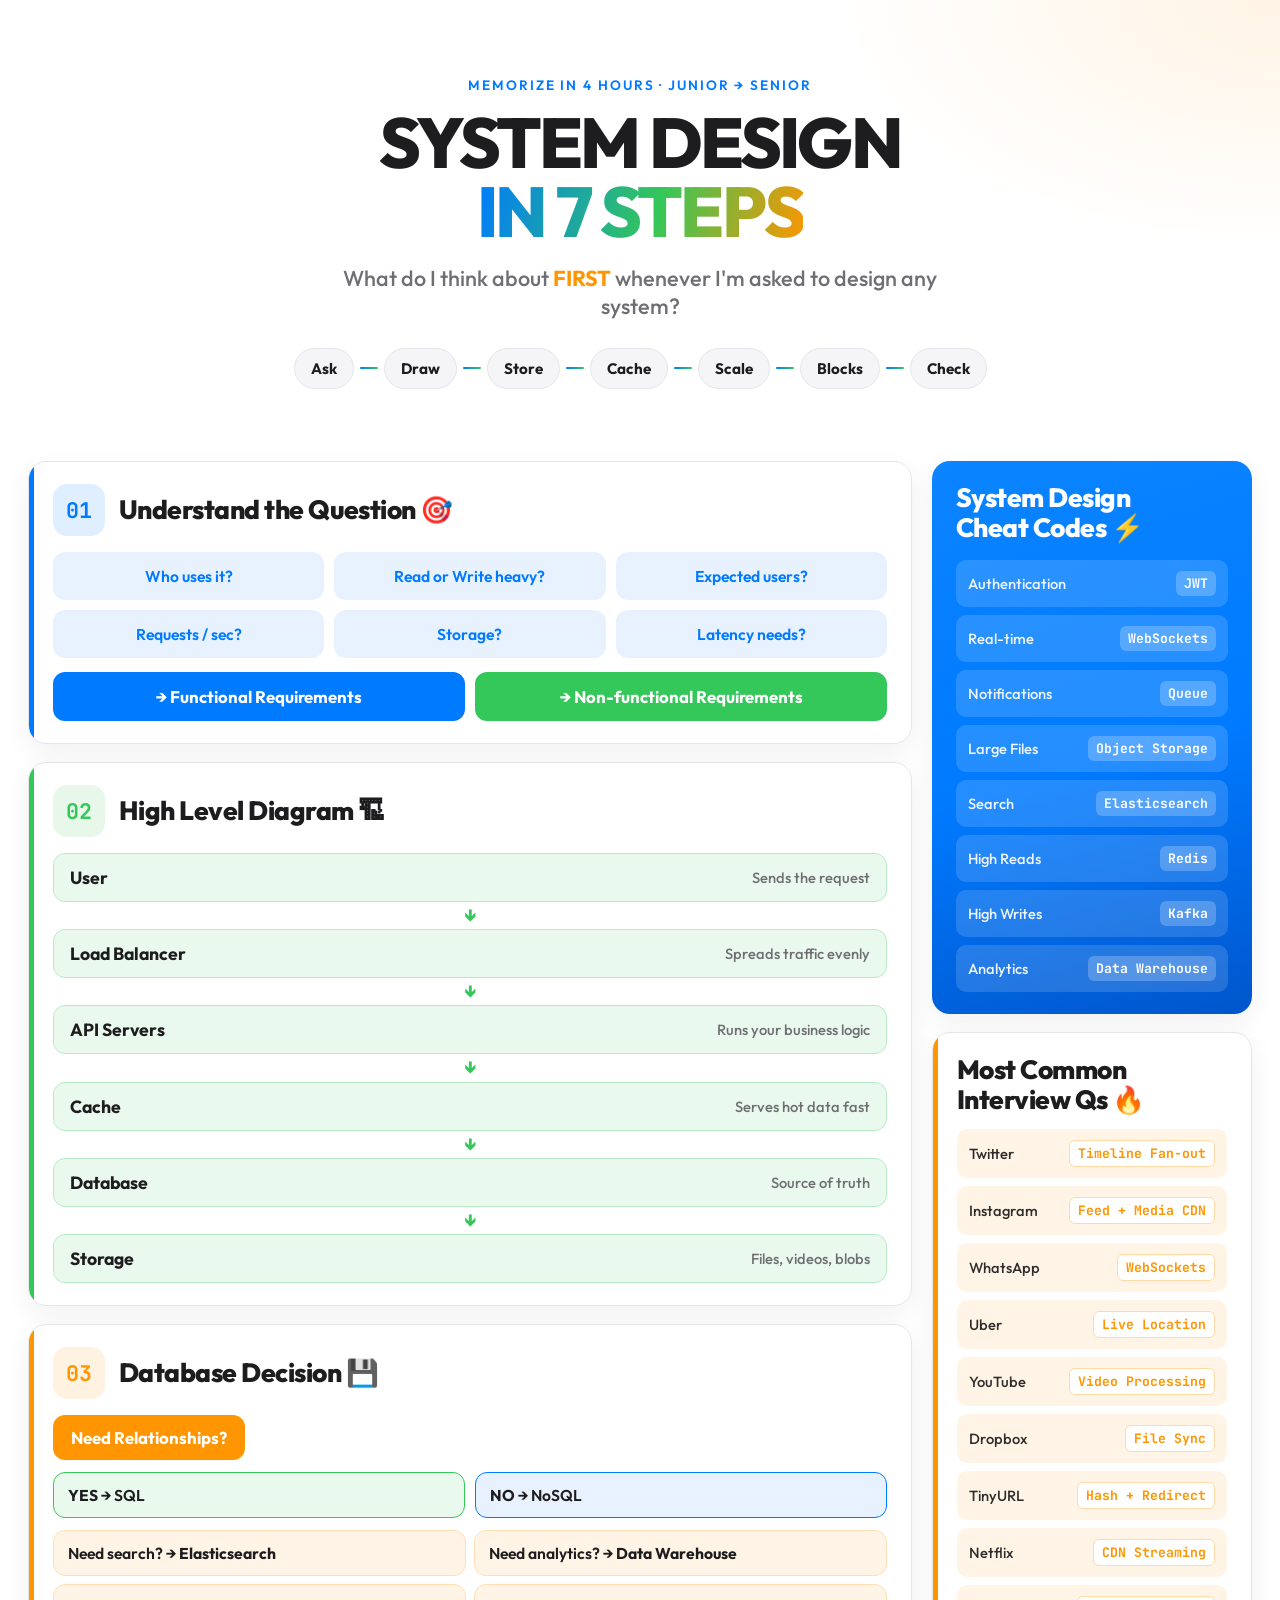
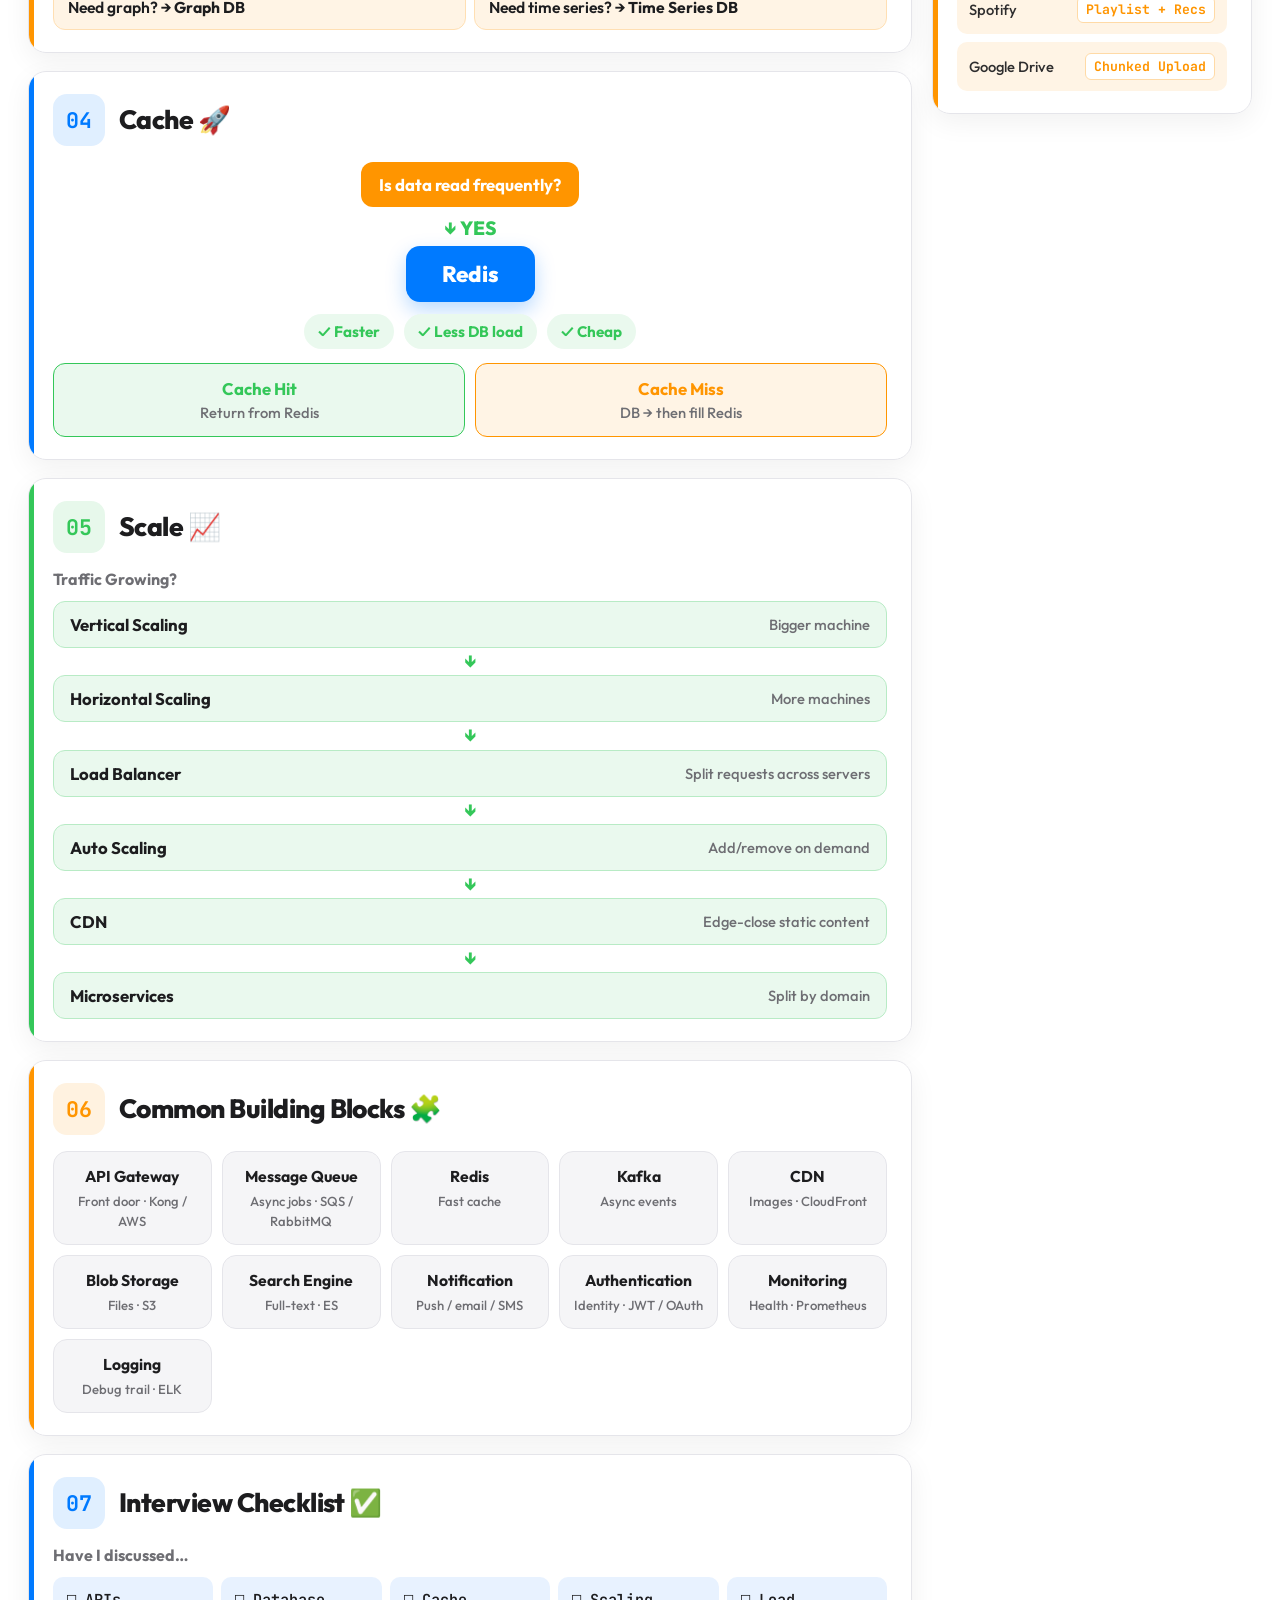
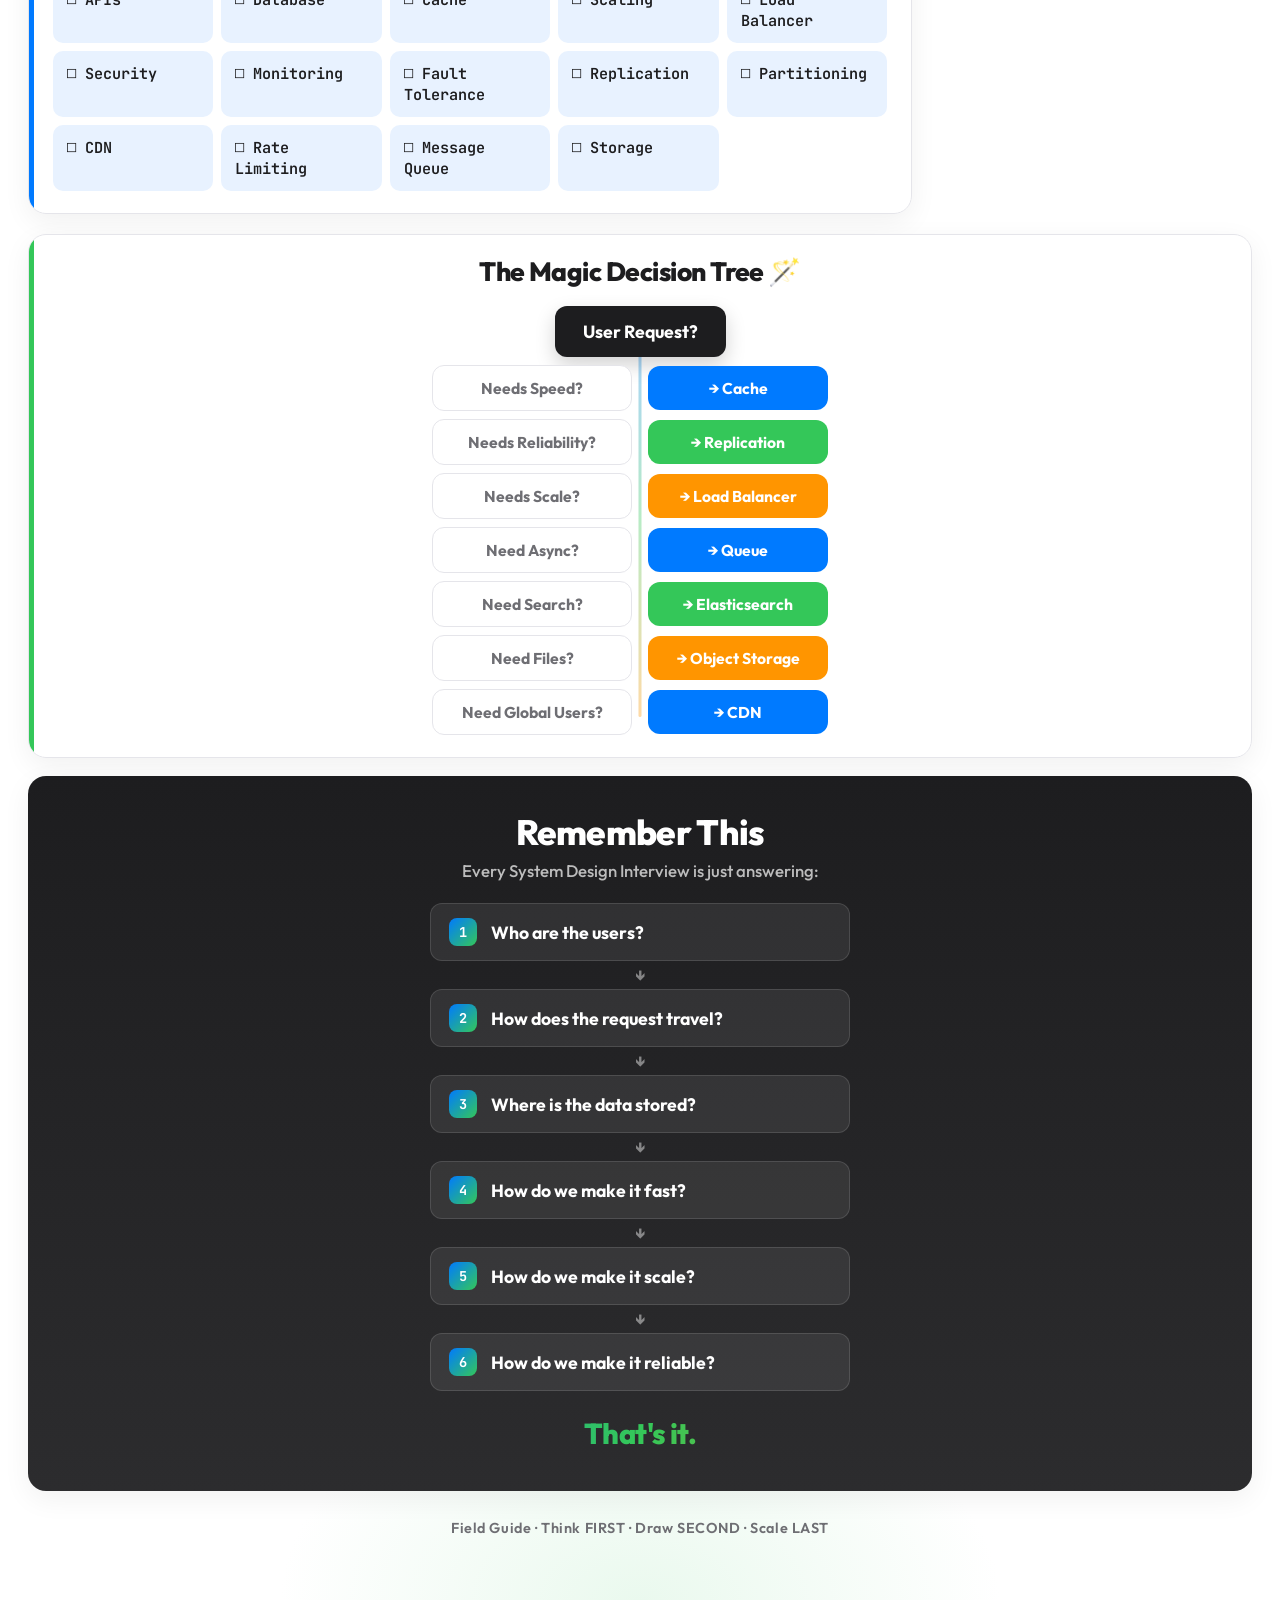
<file: system-design-infographic/index.html>
<!DOCTYPE html>
<html lang="en">
<head>
  <meta charset="UTF-8" />
  <meta name="viewport" content="width=device-width, initial-scale=1" />
  <title>System Design in 7 Steps — Field Guide</title>
  <link rel="preconnect" href="https://fonts.googleapis.com" />
  <link rel="preconnect" href="https://fonts.gstatic.com" crossorigin />
  <link href="https://fonts.googleapis.com/css2?family=Outfit:wght@400;500;600;700;800&family=JetBrains+Mono:wght@500;700&display=swap" rel="stylesheet" />
  <link rel="stylesheet" href="styles.css" />
</head>
<body>
  <div class="poster" role="main">

    <!-- TITLE -->
    <header class="hero">
      <p class="eyebrow">Memorize in 4 hours · Junior → Senior</p>
      <h1>SYSTEM DESIGN<br /><span>IN 7 STEPS</span></h1>
      <p class="tagline">What do I think about <em>FIRST</em> whenever I'm asked to design any system?</p>
      <div class="hero-flow">
        <span>Ask</span><i></i><span>Draw</span><i></i><span>Store</span><i></i><span>Cache</span><i></i><span>Scale</span><i></i><span>Blocks</span><i></i><span>Check</span>
      </div>
    </header>

    <div class="grid">
      <!-- LEFT COLUMN: STEPS 1-7 -->
      <div class="main-col">

        <!-- STEP 1 -->
        <section class="card step s1" style="--c:#007AFF">
          <div class="step-head">
            <span class="num">01</span>
            <h2>Understand the Question <span class="ico">🎯</span></h2>
          </div>
          <div class="ask-grid">
            <div class="ask">Who uses it?</div>
            <div class="ask">Read or Write heavy?</div>
            <div class="ask">Expected users?</div>
            <div class="ask">Requests / sec?</div>
            <div class="ask">Storage?</div>
            <div class="ask">Latency needs?</div>
          </div>
          <div class="outputs">
            <div class="out blue">→ Functional Requirements</div>
            <div class="out green">→ Non-functional Requirements</div>
          </div>
        </section>

        <!-- STEP 2 -->
        <section class="card step s2" style="--c:#34C759">
          <div class="step-head">
            <span class="num">02</span>
            <h2>High Level Diagram <span class="ico">🏗</span></h2>
          </div>
          <div class="pipeline">
            <div class="pipe"><strong>User</strong><small>Sends the request</small></div>
            <div class="arr">↓</div>
            <div class="pipe"><strong>Load Balancer</strong><small>Spreads traffic evenly</small></div>
            <div class="arr">↓</div>
            <div class="pipe"><strong>API Servers</strong><small>Runs your business logic</small></div>
            <div class="arr">↓</div>
            <div class="pipe"><strong>Cache</strong><small>Serves hot data fast</small></div>
            <div class="arr">↓</div>
            <div class="pipe"><strong>Database</strong><small>Source of truth</small></div>
            <div class="arr">↓</div>
            <div class="pipe"><strong>Storage</strong><small>Files, videos, blobs</small></div>
          </div>
        </section>

        <!-- STEP 3 -->
        <section class="card step s3" style="--c:#FF9500">
          <div class="step-head">
            <span class="num">03</span>
            <h2>Database Decision <span class="ico">💾</span></h2>
          </div>
          <div class="tree">
            <div class="tree-q">Need Relationships?</div>
            <div class="tree-branch">
              <div class="leaf yes"><b>YES</b> → SQL</div>
              <div class="leaf no"><b>NO</b> → NoSQL</div>
            </div>
            <div class="tree-more">
              <div class="leaf">Need search? → <b>Elasticsearch</b></div>
              <div class="leaf">Need analytics? → <b>Data Warehouse</b></div>
              <div class="leaf">Need graph? → <b>Graph DB</b></div>
              <div class="leaf">Need time series? → <b>Time Series DB</b></div>
            </div>
          </div>
        </section>

        <!-- STEP 4 -->
        <section class="card step s4" style="--c:#007AFF">
          <div class="step-head">
            <span class="num">04</span>
            <h2>Cache <span class="ico">🚀</span></h2>
          </div>
          <div class="cache-flow">
            <div class="tree-q">Is data read frequently?</div>
            <div class="arr">↓ YES</div>
            <div class="redis-box">Redis</div>
            <div class="benefits">
              <span>✓ Faster</span>
              <span>✓ Less DB load</span>
              <span>✓ Cheap</span>
            </div>
            <div class="hitmiss">
              <div class="hm hit">
                <b>Cache Hit</b>
                <span>Return from Redis</span>
              </div>
              <div class="hm miss">
                <b>Cache Miss</b>
                <span>DB → then fill Redis</span>
              </div>
            </div>
          </div>
        </section>

        <!-- STEP 5 -->
        <section class="card step s5" style="--c:#34C759">
          <div class="step-head">
            <span class="num">05</span>
            <h2>Scale <span class="ico">📈</span></h2>
          </div>
          <p class="mini-q">Traffic Growing?</p>
          <div class="scale-chain">
            <div class="sc"><strong>Vertical Scaling</strong><small>Bigger machine</small></div>
            <div class="arr">↓</div>
            <div class="sc"><strong>Horizontal Scaling</strong><small>More machines</small></div>
            <div class="arr">↓</div>
            <div class="sc"><strong>Load Balancer</strong><small>Split requests across servers</small></div>
            <div class="arr">↓</div>
            <div class="sc"><strong>Auto Scaling</strong><small>Add/remove on demand</small></div>
            <div class="arr">↓</div>
            <div class="sc"><strong>CDN</strong><small>Edge-close static content</small></div>
            <div class="arr">↓</div>
            <div class="sc"><strong>Microservices</strong><small>Split by domain</small></div>
          </div>
        </section>

        <!-- STEP 6 -->
        <section class="card step s6" style="--c:#FF9500">
          <div class="step-head">
            <span class="num">06</span>
            <h2>Common Building Blocks <span class="ico">🧩</span></h2>
          </div>
          <div class="blocks">
            <div class="blk"><b>API Gateway</b><span>Front door · Kong / AWS</span></div>
            <div class="blk"><b>Message Queue</b><span>Async jobs · SQS / RabbitMQ</span></div>
            <div class="blk"><b>Redis</b><span>Fast cache</span></div>
            <div class="blk"><b>Kafka</b><span>Async events</span></div>
            <div class="blk"><b>CDN</b><span>Images · CloudFront</span></div>
            <div class="blk"><b>Blob Storage</b><span>Files · S3</span></div>
            <div class="blk"><b>Search Engine</b><span>Full-text · ES</span></div>
            <div class="blk"><b>Notification</b><span>Push / email / SMS</span></div>
            <div class="blk"><b>Authentication</b><span>Identity · JWT / OAuth</span></div>
            <div class="blk"><b>Monitoring</b><span>Health · Prometheus</span></div>
            <div class="blk"><b>Logging</b><span>Debug trail · ELK</span></div>
          </div>
        </section>

        <!-- STEP 7 -->
        <section class="card step s7" style="--c:#007AFF">
          <div class="step-head">
            <span class="num">07</span>
            <h2>Interview Checklist <span class="ico">✅</span></h2>
          </div>
          <p class="mini-q">Have I discussed…</p>
          <div class="checks">
            <label>□ APIs</label>
            <label>□ Database</label>
            <label>□ Cache</label>
            <label>□ Scaling</label>
            <label>□ Load Balancer</label>
            <label>□ Security</label>
            <label>□ Monitoring</label>
            <label>□ Fault Tolerance</label>
            <label>□ Replication</label>
            <label>□ Partitioning</label>
            <label>□ CDN</label>
            <label>□ Rate Limiting</label>
            <label>□ Message Queue</label>
            <label>□ Storage</label>
          </div>
        </section>

      </div>

      <!-- RIGHT COLUMN -->
      <aside class="side-col">

        <section class="card cheat">
          <h2>System Design<br />Cheat Codes <span class="ico">⚡</span></h2>
          <ul class="cheat-list">
            <li><span>Authentication</span><b>JWT</b></li>
            <li><span>Real-time</span><b>WebSockets</b></li>
            <li><span>Notifications</span><b>Queue</b></li>
            <li><span>Large Files</span><b>Object Storage</b></li>
            <li><span>Search</span><b>Elasticsearch</b></li>
            <li><span>High Reads</span><b>Redis</b></li>
            <li><span>High Writes</span><b>Kafka</b></li>
            <li><span>Analytics</span><b>Data Warehouse</b></li>
          </ul>
        </section>

        <section class="card questions">
          <h2>Most Common<br />Interview Qs <span class="ico">🔥</span></h2>
          <ul class="q-list">
            <li><span>Twitter</span><b>Timeline Fan-out</b></li>
            <li><span>Instagram</span><b>Feed + Media CDN</b></li>
            <li><span>WhatsApp</span><b>WebSockets</b></li>
            <li><span>Uber</span><b>Live Location</b></li>
            <li><span>YouTube</span><b>Video Processing</b></li>
            <li><span>Dropbox</span><b>File Sync</b></li>
            <li><span>TinyURL</span><b>Hash + Redirect</b></li>
            <li><span>Netflix</span><b>CDN Streaming</b></li>
            <li><span>Spotify</span><b>Playlist + Recs</b></li>
            <li><span>Google Drive</span><b>Chunked Upload</b></li>
          </ul>
        </section>

      </aside>
    </div>

    <!-- MAGIC DECISION TREE -->
    <section class="card magic">
      <h2>The Magic Decision Tree <span class="ico">🪄</span></h2>
      <div class="magic-rail">
        <div class="magic-pair"><div class="mf start">User Request?</div></div>
        <div class="magic-pair"><div class="mf q">Needs Speed?</div><div class="mf a blue">→ Cache</div></div>
        <div class="magic-pair"><div class="mf q">Needs Reliability?</div><div class="mf a green">→ Replication</div></div>
        <div class="magic-pair"><div class="mf q">Needs Scale?</div><div class="mf a orange">→ Load Balancer</div></div>
        <div class="magic-pair"><div class="mf q">Need Async?</div><div class="mf a blue">→ Queue</div></div>
        <div class="magic-pair"><div class="mf q">Need Search?</div><div class="mf a green">→ Elasticsearch</div></div>
        <div class="magic-pair"><div class="mf q">Need Files?</div><div class="mf a orange">→ Object Storage</div></div>
        <div class="magic-pair"><div class="mf q">Need Global Users?</div><div class="mf a blue">→ CDN</div></div>
      </div>
    </section>

    <!-- REMEMBER THIS -->
    <section class="card remember">
      <h2>Remember This</h2>
      <p class="remember-lead">Every System Design Interview is just answering:</p>
      <div class="remember-flow">
        <div class="rf"><span>1</span>Who are the users?</div>
        <div class="rfa">↓</div>
        <div class="rf"><span>2</span>How does the request travel?</div>
        <div class="rfa">↓</div>
        <div class="rf"><span>3</span>Where is the data stored?</div>
        <div class="rfa">↓</div>
        <div class="rf"><span>4</span>How do we make it fast?</div>
        <div class="rfa">↓</div>
        <div class="rf"><span>5</span>How do we make it scale?</div>
        <div class="rfa">↓</div>
        <div class="rf"><span>6</span>How do we make it reliable?</div>
      </div>
      <p class="thats-it">That's it.</p>
    </section>

    <footer class="foot">
      Field Guide · Think FIRST · Draw SECOND · Scale LAST
    </footer>
  </div>
</body>
</html>
</file>
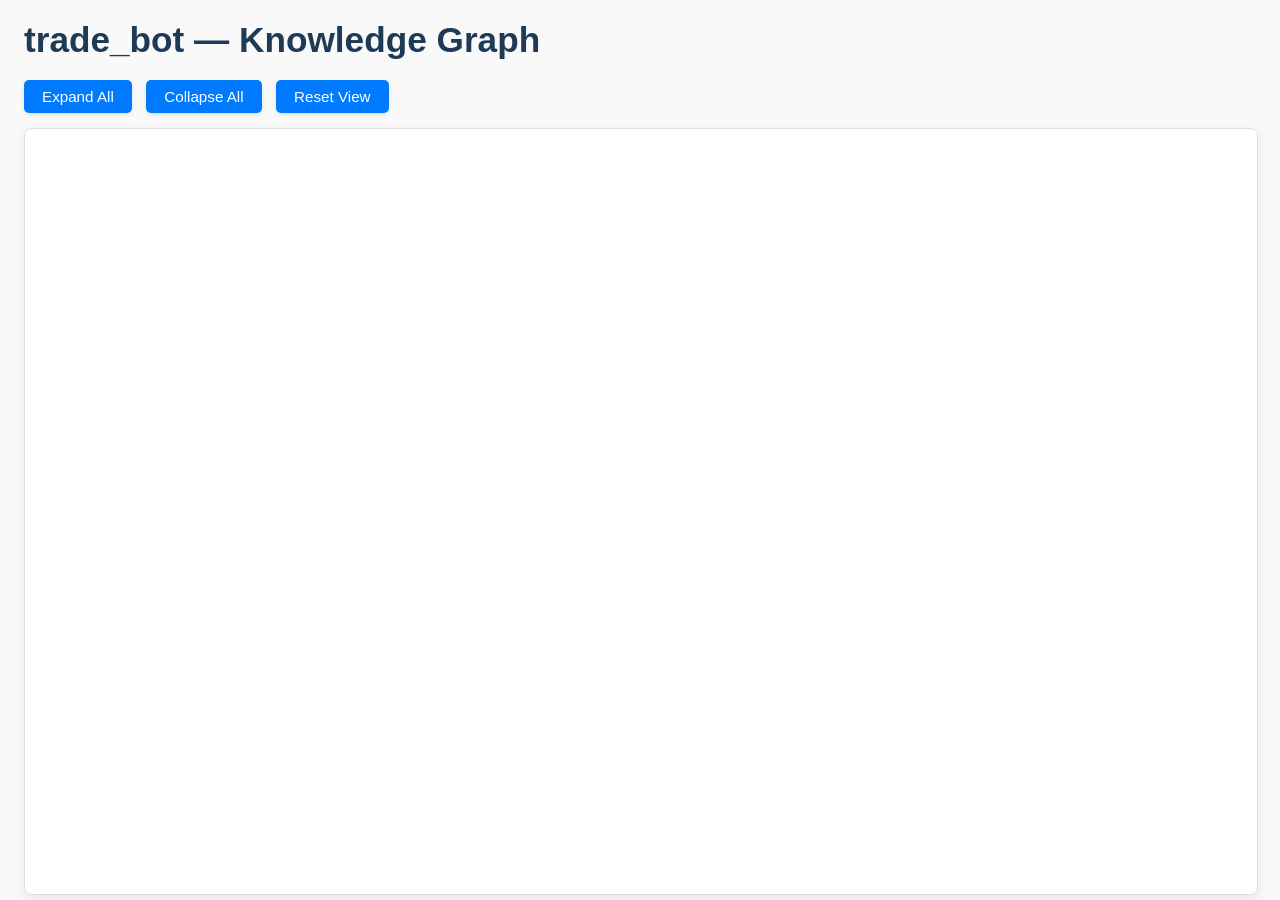
<file: graphify-out/GRAPH_TREE.html>
<!DOCTYPE html>
<html lang="en">
<head>
  <meta charset="UTF-8">
  <title>trade_bot — graphify tree viewer</title>
  <style>
    body {
      font-family: 'Segoe UI', sans-serif;
      margin: 0;
      padding: 0;
      background: #f9f9f9;
      color: #333;
    }
    h1 {
      margin: 20px 0 0 24px;
      font-size: 2.2rem;
      font-weight: bold;
      color: #1e3a56;
    }
    .controls {
      margin: 20px 0 15px 24px;
    }
    button {
      margin-right: 10px;
      padding: 8px 18px;
      background: #007bff;
      color: #fff;
      border: none;
      border-radius: 5px;
      font-size: 0.95rem;
      cursor: pointer;
      transition: background 0.2s ease-in-out;
      box-shadow: 0 2px 4px rgba(0,0,0,0.1);
    }
    button:hover {
      background: #0056b3;
    }
    button:active {
      background: #004085;
    }
    #tree-container {
      width: calc(100vw - 48px); /* Adjust for body margin/padding */
      height: 85vh;
      overflow: auto;
      border-radius: 8px;
      background: #fff;
      margin-left: 24px;
      margin-right: 24px;
      box-shadow: 0 4px 12px rgba(0,0,0,0.08);
      border: 1px solid #ddd;
    }
    svg {
      background: #fff;
      border-radius: 8px;
      display: block; /* Important for D3 */
    }
    .node circle {
      stroke-width: 2.5px;
    }
    .node text { /* Base style for the <text> container */
      font: 13px 'Segoe UI', sans-serif;
      paint-order: stroke fill; /* Ensures text is readable over lines */
      stroke: #fff; /* White halo */
      stroke-width: 3px; /* Halo thickness */
      stroke-linejoin: round;
      stroke-opacity: 0.85; /* Halo opacity */
    }
    .link {
      fill: none;
      stroke-opacity: 0.7;
      stroke-width: 2px;
    }
  </style>
</head>
<body>
  <h1>trade_bot — Knowledge Graph</h1>
  <div class="controls">
    <button onclick="expandAll()">Expand All</button>
    <button onclick="collapseAll()">Collapse All</button>
    <button onclick="resetView()">Reset View</button>
  </div>
  <div id="tree-container">
    <svg id="tree-svg" width="6000" height="8000"></svg>
  </div>

  <script src="https://d3js.org/d3.v7.min.js"></script>
  <script>
    const initialJsonData = {"name":"trade_bot","total_count":22,"children":[{"name":".github","total_count":6,"children":[{"name":"workflows","total_count":6,"children":[{"name":"main.yml","total_count":6,"children":[{"name":"ADV Calculation Cron (0 11 * * 1-5 UTC)","total_count":1,"children":[]},{"name":"Evening Phase - Harvest and Commit Rolling 20-Day ADV","total_count":1,"children":[]},{"name":"execute_suite Job","total_count":1,"children":[]},{"name":"GitHub Actions Schedule Branching","total_count":1,"children":[]},{"name":"Live Monitoring Cron (37 3 * * 1-5 UTC)","total_count":1,"children":[]},{"name":"Morning Phase - Scan Pre-Open with Dynamic Offset","total_count":1,"children":[]}]}]}]},{"name":"generate_adv.py","total_count":5,"children":[{"name":"45-Day Lookback for 20 Trading Sessions","total_count":1,"children":[]},{"name":"Active F&O Symbol Matrix","total_count":1,"children":[]},{"name":"fno_adv.csv (Symbol, 20Day_ADV)","total_count":1,"children":[]},{"name":"NSE API Handshake (home then pre-open FO)","total_count":1,"children":[]},{"name":"Yahoo Finance 20-Day ADV Calculation","total_count":1,"children":[]}]},{"name":"pre_open_monitor.py","total_count":10,"children":[{"name":"5% Footprint Conviction Threshold","total_count":1,"children":[]},{"name":"ADV Lookup from fno_adv.csv","total_count":1,"children":[]},{"name":"Dual-Phase Institutional Pre-Open Suite","total_count":1,"children":[]},{"name":"Dynamic ADV Fallback via Yahoo Finance","total_count":1,"children":[]},{"name":"Institutional Footprint Ratio Filter (>=5%)","total_count":1,"children":[]},{"name":"NSE Pre-Open FO API Handshake","total_count":1,"children":[]},{"name":"pre_open_monitor __main__ Entrypoint","total_count":1,"children":[]},{"name":"send_alert_email()","total_count":1,"children":[]},{"name":"Shared fno_adv.csv Data Contract","total_count":1,"children":[]},{"name":"SMTP Gmail Alert Path","total_count":1,"children":[]}]},{"name":"README.md","total_count":1,"children":[{"name":"trade_bot","total_count":1,"children":[]}]}]};

    function transformData(jsonData) {
        // Helper function to recursively build the children structure
        function processNode(node, parentL1StageName) {
            let displayName = node.name;
            // Append total_count if it exists and is not already in the name
            if (node.total_count !== undefined) {
                if (!/\(Total Count: \d+\)$/.test(displayName)) {
                    displayName += ` (Total Count: ${node.total_count})`;
                }
            }

            const newNode = { name: displayName };

            if (parentL1StageName === "Root") {
                 newNode.originalStageName = node.name;
            } else {
                newNode.originalStageName = parentL1StageName;
            }

            if (node.children && node.children.length > 0) {
                const stageNameToPass = (parentL1StageName === "Root") ? node.name : parentL1StageName;
                newNode.children = node.children.map(child => processNode(child, stageNameToPass));
            }

            return newNode;
        }

        let rootDisplayName = jsonData.name;
        if (jsonData.total_count !== undefined && !/\(Total Count: \d+\)$/.test(rootDisplayName)) {
            rootDisplayName += ` (Total Count: ${jsonData.total_count})`;
        }

        return {
            name: rootDisplayName,
            originalStageName: "Root",
            children: (jsonData.children || []).map(child => processNode(child, "Root"))
        };
    }

    const treeData = transformData(initialJsonData);

    // Auto-populated phaseColors: every depth-1 child of the root gets
    // a stable colour from a bigger palette so all top-level dirs are
    // distinguishable.
    const PALETTE = [
      ["#3498DB","#2980B9","#AED6F1"], ["#2ECC71","#27AE60","#A9DFBF"],
      ["#E74C3C","#C0392B","#F5B7B1"], ["#9B59B6","#8E44AD","#D7BDE2"],
      ["#F39C12","#D68910","#FAD7A0"], ["#1ABC9C","#117864","#A2D9CE"],
      ["#34495E","#1B2631","#ABB2B9"], ["#E67E22","#BA4A00","#F5CBA7"],
      ["#16A085","#0E6655","#A2D9CE"], ["#D35400","#A04000","#EDBB99"],
      ["#7F8C8D","#566573","#D5DBDB"], ["#C0392B","#7B241C","#F5B7B1"],
      ["#2E86C1","#1B4F72","#A9CCE3"], ["#28B463","#196F3D","#A9DFBF"],
      ["#AF7AC5","#6C3483","#D2B4DE"],
    ];
    const phaseColors = { "Root": { fill: "#4A4A4A", stroke: "#333333", collapsedFill: "#6C757D" },
                          "Default": { fill: "#BDC3C7", stroke: "#95A5A6", collapsedFill: "#ECF0F1" } };
    (initialJsonData.children || []).forEach((c, i) => {
      const pal = PALETTE[i % PALETTE.length];
      phaseColors[c.name] = { fill: pal[0], stroke: pal[1], collapsedFill: pal[2] };
    });

    const levelSpecificPalettes = {
      0: { fill: "#4A4A4A", stroke: "#333333", collapsedFill: "#6C757D" },
      2: { fill: "#6ab04c", stroke: "#508a38", collapsedFill: "#a3d391" },
      3: { fill: "#f0932b", stroke: "#d0730f", collapsedFill: "#f6c07e" },
      4: { fill: "#be2edd", stroke: "#a01cb3", collapsedFill: "#e08bf2" },
      5: { fill: "#00a8ff", stroke: "#007ac1", collapsedFill: "#74d2ff" },
      6: { fill: "#e55039", stroke: "#c23620", collapsedFill: "#f09a8d" },
      default: { fill: "#747d8c", stroke: "#57606f", collapsedFill: "#a4b0be" }
    };

    const svgElement = d3.select("#tree-svg");
    const initialSvgWidth = +svgElement.attr("width");
    const initialSvgHeight = +svgElement.attr("height");
    const margin = { top: 40, right: 120, bottom: 80, left: 450 };
    let width = initialSvgWidth - margin.left - margin.right;
    let height = initialSvgHeight - margin.top - margin.bottom;
    const duration = 500;
    let nodeCounter = 0;
    const g = svgElement.append("g").attr("transform", `translate(${margin.left},${margin.top})`);
    const treemap = d3.tree().nodeSize([40, 0]);
    let rootNode = d3.hierarchy(treeData, d => d.children);
    rootNode.x0 = 0;
    rootNode.y0 = 0;

    if (rootNode.children) {
      rootNode.children.forEach(d_child => {
        if (d_child.children) { collapseBranch(d_child); }
      });
    }
    updateTree(rootNode);

    function collapseBranch(d) { if (d.children) { d._children = d.children; d._children.forEach(collapseBranch); d.children = null; } }
    function expandBranch(d) { if (d._children) { d.children = d._children; d._children = null; } if (d.children) { d.children.forEach(expandBranch); } }
    window.expandAll = () => { expandBranch(rootNode); updateTree(rootNode); };
    window.collapseAll = () => { if (rootNode.children) { rootNode.children.forEach(collapseBranch); } updateTree(rootNode); };
    window.resetView = () => { if (rootNode.children) { rootNode.children.forEach(d_child => { if (d_child.children || d_child._children) { collapseBranch(d_child); } }); } if (rootNode._children && !rootNode.children) { rootNode.children = rootNode._children; rootNode._children = null; } updateTree(rootNode); };

    function updateTree(source) {
      const treeLayoutData = treemap(rootNode);
      let nodes = treeLayoutData.descendants();
      let links = treeLayoutData.descendants().slice(1);

      let minX = 0;
      let maxX = 0;
      if (nodes.length > 0) {
        minX = d3.min(nodes, d => d.x);
        maxX = d3.max(nodes, d => d.x);
      }

      let neededHeight = Math.max(initialSvgHeight, maxX - minX + margin.top + margin.bottom + 100);
      svgElement.transition().duration(duration / 2).attr("height", neededHeight);
      g.transition().duration(duration / 2).attr("transform", `translate(${margin.left},${margin.top - minX + 40})`);

      nodes.forEach(d => { d.y = d.depth * 400; }); // Adjust horizontal separation if needed

      const node = g.selectAll('g.node').data(nodes, d => d.id || (d.id = ++nodeCounter));
      const nodeEnter = node.enter().append('g')
        .attr('class', d => "node" + (d.children || d._children ? " node--internal" : " node--leaf") + (d._children ? " _children" : ""))
        .attr('transform', d => `translate(${source.y0},${source.x0})`)
        .on('click', (event, d) => { if (d.children) { d._children = d.children; d.children = null; } else if (d._children) { d.children = d._children; d._children = null; } updateTree(d); })
        .style('cursor', d => (d.children || d._children) ? 'pointer' : 'default');

      nodeEnter.append('circle').attr('r', 1e-6);

      nodeEnter.append('text')
        .attr('dy', '.35em')
        .attr('x', d => d.children || d._children ? -14 : 14)
        .attr('text-anchor', d => d.children || d._children ? 'end' : 'start')
        .style("fill-opacity", 1e-6)
        .call(wrapText, 380);

      const nodeUpdate = nodeEnter.merge(node);
      nodeUpdate.transition().duration(duration)
        .attr('transform', d => `translate(${d.y},${d.x})`)
        .attr('class', d => "node" + (d.children ? " node--internal" : " node--leaf") + (d._children ? " node--internal _children" : ""));

      nodeUpdate.select('circle').attr('r', 8.5)
        .style('fill', d => {
            let palette;
            if (d.depth === 0) {
                palette = levelSpecificPalettes[0];
            } else if (d.depth === 1) {
                palette = phaseColors[d.data.originalStageName] || phaseColors.Default;
            } else {
                palette = levelSpecificPalettes[d.depth] || levelSpecificPalettes.default;
            }
            if (d._children) return palette.collapsedFill;
            if (d.children) return palette.fill;
            return "#fff";
        })
        .style('stroke', d => {
            let palette;
            if (d.depth === 0) {
                palette = levelSpecificPalettes[0];
            } else if (d.depth === 1) {
                palette = phaseColors[d.data.originalStageName] || phaseColors.Default;
            } else {
                palette = levelSpecificPalettes[d.depth] || levelSpecificPalettes.default;
            }
            return palette.stroke;
        });
      nodeUpdate.select('text').style("fill-opacity", 1).call(wrapText, 380);

      const nodeExit = node.exit().transition().duration(duration).attr('transform', d => `translate(${source.y},${source.x})`).remove();
      nodeExit.select('circle').attr('r', 1e-6);
      nodeExit.select('text').style('fill-opacity', 1e-6);

      const link = g.selectAll('path.link').data(links, d => d.id);
      const linkEnter = link.enter().insert('path', "g").attr('class', 'link').attr('d', d => { const o = { x: source.x0, y: source.y0 }; return diagonal(o, o); });

      linkEnter.merge(link).transition().duration(duration).attr('d', d => diagonal(d, d.parent))
        .style('stroke', d => {
            const sourceNode = d.parent;
            if (!sourceNode) return phaseColors.Default.stroke;
            const l1AncestorName = sourceNode.data.originalStageName;
            const colorPalette = phaseColors[l1AncestorName] || phaseColors.Default;
            return colorPalette.stroke;
        });
      link.exit().transition().duration(duration).attr('d', d => { const o = { x: source.x, y: source.y }; return diagonal(o, o); }).remove();
      nodes.forEach(d => { d.x0 = d.x; d.y0 = d.y; });
    }

    function diagonal(s, d) { return `M ${s.y} ${s.x} C ${(s.y + d.y) / 2} ${s.x}, ${(s.y + d.y) / 2} ${d.x}, ${d.y} ${d.x}`; }

    function wrapText(textElements, maxWidth) {
        const textPartColors = {
            name: '#343a40',
            count: '#0056b3'
        };
        const countRegex = /(\s\(Total Count: \d+\))$/;

        textElements.each(function () {
            const textD3 = d3.select(this);
            const originalNodeText = textD3.datum().data.name;
            const x = parseFloat(textD3.attr("x") || 0);
            const initialDy = textD3.attr("dy");
            const textAnchor = textD3.attr("text-anchor");
            const lineHeight = 1.1;

            textD3.text(null);

            let namePart = originalNodeText;
            let countPartText = "";

            const countMatch = originalNodeText.match(countRegex);
            if (countMatch && originalNodeText.endsWith(countMatch[0])) {
                namePart = originalNodeText.substring(0, originalNodeText.length - countMatch[0].length).trim();
                countPartText = countMatch[0].trim();
            }

            const tokens = [];
            namePart.split(/\s+/).filter(Boolean).forEach(word => {
                tokens.push({ text: word, type: 'name' });
            });
            if (countPartText) {
                tokens.push({ text: countPartText, type: 'count' });
            }

            if (tokens.length === 0 && originalNodeText) {
                tokens.push({ text: originalNodeText, type: 'name' });
            }

            let currentTspan = textD3.append("tspan").attr("x", x).attr("dy", initialDy);
            if (textAnchor === "end") currentTspan.attr("text-anchor", "end");

            let lineTokens = [];

            for (let i = 0; i < tokens.length; i++) {
                const tokenObj = tokens[i];

                lineTokens.push(tokenObj);
                currentTspan.text(lineTokens.map(t => t.text).join(" "));

                if (currentTspan.node().getComputedTextLength() > maxWidth && lineTokens.length > 1) {
                    lineTokens.pop();

                    currentTspan.text(null);
                    lineTokens.forEach((prevToken, idx) => {
                        currentTspan.append("tspan")
                            .text((idx > 0 ? " " : "") + prevToken.text)
                            .style("fill", textPartColors[prevToken.type] || textPartColors.name)
                            .style("font-weight", prevToken.type === 'count' ? "bold" : "normal");
                    });

                    lineTokens = [tokenObj];
                    currentTspan = textD3.append("tspan").attr("x", x).attr("dy", lineHeight + "em");
                    if (textAnchor === "end") currentTspan.attr("text-anchor", "end");
                }
            }

            currentTspan.text(null);
            lineTokens.forEach((token, idx) => {
                currentTspan.append("tspan")
                    .text((idx > 0 ? " " : "") + token.text)
                    .style("fill", textPartColors[token.type] || textPartColors.name)
                    .style("font-weight", token.type === 'count' ? "bold" : "normal");
            });

            if (textD3.selectAll("tspan > tspan").empty() && textD3.select("tspan").text().length === 0 && originalNodeText) {
                let t = textD3.select("tspan");
                let displayText = originalNodeText;
                t.text(displayText).style("fill", textPartColors.name);
                if (t.node() && t.node().getComputedTextLength() > maxWidth && displayText.length > 20) {
                    let estimatedChars = Math.floor(maxWidth / (t.node().getComputedTextLength()/displayText.length) );
                    displayText = displayText.substring(0, Math.max(0, estimatedChars - 3)) + "...";
                    t.text(displayText);
                }
            }
        });
    }
  </script>
</body>
</html>
</file>
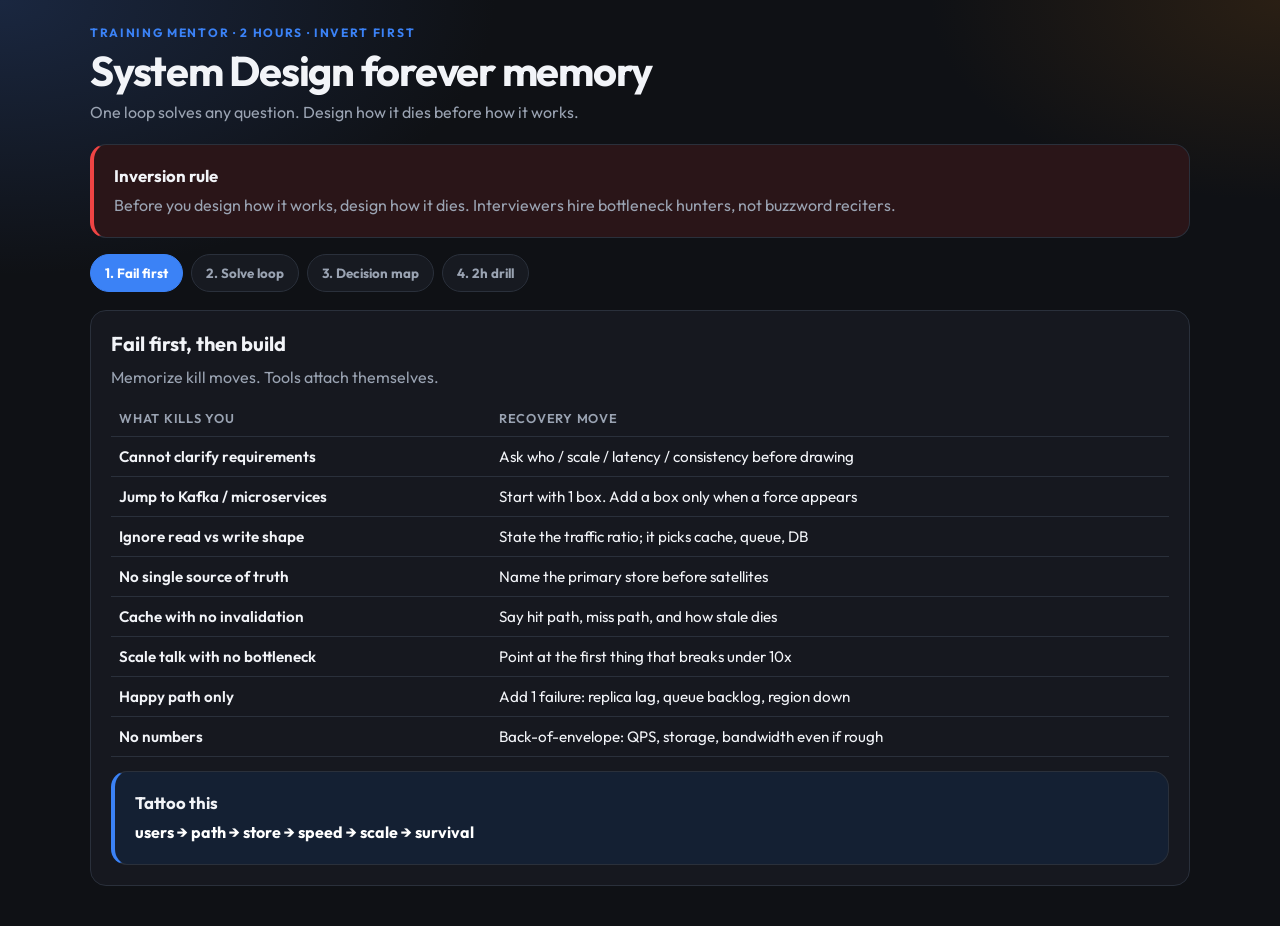
<file: system-design-infographic/launch.html>
<!DOCTYPE html>
<html lang="en">
<head>
  <meta charset="UTF-8" />
  <meta name="viewport" content="width=device-width, initial-scale=1" />
  <title>System Design 2h Drill — Launch</title>
  <link rel="preconnect" href="https://fonts.googleapis.com" />
  <link rel="preconnect" href="https://fonts.gstatic.com" crossorigin />
  <link href="https://fonts.googleapis.com/css2?family=Outfit:wght@500;600;700;800&family=JetBrains+Mono:wght@600&display=swap" rel="stylesheet" />
  <style>
    :root {
      --bg: #0f1115;
      --panel: #171a21;
      --line: #2a303b;
      --text: #f2f4f8;
      --muted: #9aa3b2;
      --blue: #3b82f6;
      --green: #22c55e;
      --orange: #f59e0b;
      --red: #ef4444;
      --font: "Outfit", sans-serif;
      --mono: "JetBrains Mono", monospace;
    }
    * { box-sizing: border-box; margin: 0; padding: 0; }
    body {
      font-family: var(--font);
      background:
        radial-gradient(900px 500px at 0% 0%, #1a2740 0%, transparent 55%),
        radial-gradient(700px 400px at 100% 0%, #2a1f14 0%, transparent 50%),
        var(--bg);
      color: var(--text);
      min-height: 100vh;
      padding: 24px;
    }
    .wrap { max-width: 1100px; margin: 0 auto; }
    .eyebrow {
      color: var(--blue);
      font-size: 12px;
      letter-spacing: 0.14em;
      text-transform: uppercase;
      font-weight: 700;
      margin-bottom: 8px;
    }
    h1 {
      font-size: clamp(1.8rem, 4vw, 2.6rem);
      letter-spacing: -0.03em;
      line-height: 1.05;
      margin-bottom: 8px;
    }
    .sub { color: var(--muted); margin-bottom: 20px; max-width: 60ch; }
    .tabs { display: flex; flex-wrap: wrap; gap: 8px; margin-bottom: 18px; }
    .tab {
      border: 1px solid var(--line);
      background: var(--panel);
      color: var(--muted);
      border-radius: 999px;
      padding: 10px 14px;
      font-weight: 700;
      cursor: pointer;
      font-family: inherit;
    }
    .tab.active { background: var(--blue); border-color: var(--blue); color: white; }
    .panel {
      background: rgba(23, 26, 33, 0.92);
      border: 1px solid var(--line);
      border-radius: 16px;
      padding: 20px;
      margin-bottom: 16px;
      animation: rise 0.35s ease both;
    }
    @keyframes rise {
      from { opacity: 0; transform: translateY(8px); }
      to { opacity: 1; transform: translateY(0); }
    }
    .danger {
      border-left: 4px solid var(--red);
      background: #2a1518;
    }
    .warn { border-left: 4px solid var(--orange); background: #2a2114; }
    .info { border-left: 4px solid var(--blue); background: #142033; }
    .ok { border-left: 4px solid var(--green); background: #14241a; }
    h2 { font-size: 1.25rem; margin-bottom: 10px; }
    h3 { font-size: 1.05rem; margin-bottom: 8px; }
    p, li { color: var(--muted); line-height: 1.45; }
    table { width: 100%; border-collapse: collapse; margin-top: 10px; }
    th, td {
      text-align: left;
      padding: 10px 8px;
      border-bottom: 1px solid var(--line);
      font-size: 0.95rem;
      vertical-align: top;
    }
    th { color: var(--muted); font-weight: 600; font-size: 0.8rem; text-transform: uppercase; letter-spacing: 0.06em; }
    td:first-child { color: var(--text); font-weight: 600; }
    .row { display: flex; gap: 10px; flex-wrap: wrap; align-items: center; }
    .btn {
      border: 0;
      border-radius: 10px;
      padding: 10px 14px;
      font-weight: 700;
      cursor: pointer;
      font-family: inherit;
    }
    .btn.primary { background: var(--blue); color: white; }
    .btn.ghost { background: transparent; color: var(--muted); border: 1px solid var(--line); }
    .stack-node {
      display: flex;
      justify-content: space-between;
      align-items: center;
      padding: 12px 14px;
      border-radius: 12px;
      border: 1px solid var(--line);
      margin-bottom: 8px;
      background: #12151b;
      transition: border-color 0.2s, background 0.2s, transform 0.2s;
    }
    .stack-node.on {
      border-color: var(--blue);
      background: #182338;
      color: #93c5fd;
      transform: translateX(4px);
    }
    .on-pill {
      font-family: var(--mono);
      font-size: 0.75rem;
      background: var(--blue);
      color: white;
      padding: 4px 8px;
      border-radius: 6px;
    }
    .grid2 { display: grid; grid-template-columns: 1.2fr 1fr; gap: 16px; }
    .stats { display: grid; grid-template-columns: repeat(3, 1fr); gap: 10px; margin-bottom: 14px; }
    .stat {
      background: #12151b;
      border: 1px solid var(--line);
      border-radius: 12px;
      padding: 14px;
      text-align: center;
    }
    .stat b { display: block; font-size: 1.6rem; }
    .stat span { color: var(--muted); font-size: 0.85rem; }
    .budget {
      height: 10px;
      border-radius: 999px;
      overflow: hidden;
      display: flex;
      background: #0c0e12;
      margin: 8px 0 16px;
    }
    .budget i { display: block; height: 100%; }
    .drill-item {
      display: flex;
      justify-content: space-between;
      gap: 12px;
      align-items: center;
      padding: 12px;
      border: 1px solid var(--line);
      border-radius: 12px;
      margin-bottom: 8px;
      background: #12151b;
    }
    .drill-item.done { border-color: var(--green); }
    .hidden { display: none; }
    code {
      font-family: var(--mono);
      background: #0c0e12;
      padding: 2px 6px;
      border-radius: 4px;
      color: #93c5fd;
      font-size: 0.85rem;
    }
    @media (max-width: 800px) {
      .grid2, .stats { grid-template-columns: 1fr; }
    }
  </style>
</head>
<body>
  <div class="wrap">
    <p class="eyebrow">Training mentor · 2 hours · Invert first</p>
    <h1>System Design forever memory</h1>
    <p class="sub">One loop solves any question. Design how it dies before how it works.</p>

    <div class="panel danger">
      <h3>Inversion rule</h3>
      <p>Before you design how it works, design how it dies. Interviewers hire bottleneck hunters, not buzzword reciters.</p>
    </div>

    <div class="tabs" id="tabs">
      <button class="tab active" data-mode="invert">1. Fail first</button>
      <button class="tab" data-mode="loop">2. Solve loop</button>
      <button class="tab" data-mode="decide">3. Decision map</button>
      <button class="tab" data-mode="drill">4. 2h drill</button>
    </div>

    <section id="invert" class="mode">
      <div class="panel">
        <h2>Fail first, then build</h2>
        <p>Memorize kill moves. Tools attach themselves.</p>
        <table>
          <thead><tr><th>What kills you</th><th>Recovery move</th></tr></thead>
          <tbody id="fail-body"></tbody>
        </table>
        <div class="panel info" style="margin-top:14px;margin-bottom:0">
          <h3>Tattoo this</h3>
          <p><b style="color:#fff">users → path → store → speed → scale → survival</b></p>
        </div>
      </div>
    </section>

    <section id="loop" class="mode hidden">
      <div class="panel">
        <div class="row" style="justify-content:space-between;margin-bottom:12px">
          <h2 style="margin:0">Animated solve loop</h2>
          <div class="row">
            <span id="step-label" style="color:var(--muted);font-family:var(--mono);font-size:0.85rem"></span>
            <button class="btn ghost" id="prev">Prev</button>
            <button class="btn primary" id="next">Next</button>
          </div>
        </div>
        <div class="row" id="step-pills" style="margin-bottom:14px"></div>
        <div class="grid2">
          <div>
            <h3 id="loop-title"></h3>
            <div class="panel warn" id="loop-invert"></div>
            <div class="panel info" id="loop-say"></div>
            <p id="loop-ask" style="margin-top:10px"></p>
          </div>
          <div id="stack"></div>
        </div>
      </div>
    </section>

    <section id="decide" class="mode hidden">
      <div class="panel">
        <h2>Decision map + cheat codes</h2>
        <p>Force first. Tool second.</p>
        <div class="grid2" style="margin-top:12px">
          <div>
            <h3>Force → store / path</h3>
            <table><thead><tr><th>If you need</th><th>Reach for</th></tr></thead><tbody id="dec-body"></tbody></table>
          </div>
          <div>
            <h3>Cheat codes</h3>
            <table><thead><tr><th>Signal</th><th>Default</th></tr></thead><tbody id="cheat-body"></tbody></table>
            <h3 style="margin-top:16px">Company differentiators</h3>
            <table><thead><tr><th>Prompt</th><th>Unique piece</th></tr></thead><tbody id="uniq-body"></tbody></table>
          </div>
        </div>
      </div>
    </section>

    <section id="drill" class="mode hidden">
      <div class="panel">
        <h2>2-hour drill board</h2>
        <div class="stats">
          <div class="stat"><b>120</b><span>minutes</span></div>
          <div class="stat"><b id="done-count">0/6</b><span>blocks done</span></div>
          <div class="stat"><b>1</b><span>universal pattern</span></div>
        </div>
        <div class="budget" aria-hidden="true">
          <i style="width:16.6%;background:var(--orange)"></i>
          <i style="width:16.6%;background:var(--red)"></i>
          <i style="width:25%;background:var(--blue)"></i>
          <i style="width:16.6%;background:#a855f7"></i>
          <i style="width:16.6%;background:var(--green)"></i>
          <i style="width:8.6%;background:#eab308"></i>
        </div>
        <div id="drill-list"></div>
        <div class="panel ok" style="margin-top:14px;margin-bottom:0">
          <h3 id="prompt-title">Design Twitter</h3>
          <p>Anchor: <b id="prompt-anchor" style="color:#fff">Timeline fan-out</b></p>
          <div class="row" style="margin-top:10px">
            <button class="btn primary" id="next-prompt">Next company</button>
            <button class="btn ghost" id="reset-prompt">Reset</button>
          </div>
        </div>
      </div>
    </section>
  </div>

  <script>
    const FAIL = [
      ["Cannot clarify requirements", "Ask who / scale / latency / consistency before drawing"],
      ["Jump to Kafka / microservices", "Start with 1 box. Add a box only when a force appears"],
      ["Ignore read vs write shape", "State the traffic ratio; it picks cache, queue, DB"],
      ["No single source of truth", "Name the primary store before satellites"],
      ["Cache with no invalidation", "Say hit path, miss path, and how stale dies"],
      ["Scale talk with no bottleneck", "Point at the first thing that breaks under 10x"],
      ["Happy path only", "Add 1 failure: replica lag, queue backlog, region down"],
      ["No numbers", "Back-of-envelope: QPS, storage, bandwidth even if rough"],
    ];
    const LOOP = [
      { title: "Who are the users?", invert: "If you cannot name the user and the one job they hire the system for, you are designing fiction.", say: "Actors, primary actions, read vs write, scale of users.", ask: "Who uses it? Read or write heavy? Expected DAU / peak QPS?", lit: [0] },
      { title: "How does the request travel?", invert: "If you cannot draw Client → Edge → API → Data on one whiteboard, stop adding features.", say: "Client → CDN/LB → API → cache → DB → storage / queue.", ask: "Sync or async? Where does latency die? Critical path?", lit: [0,1,2] },
      { title: "Where is the data stored?", invert: "Wrong storage choice creates more outages than missing microservices.", say: "Pick one source of truth first. Specialize only when forced.", ask: "Need relations? Search? Files / time-series / graph?", lit: [4,5] },
      { title: "How do we make it fast?", invert: "Caching without a hit/miss story is theater.", say: "Cache hot reads. CDN static. Precompute expensive feeds.", ask: "What is hot? TTL / invalidation? Hit vs miss?", lit: [1,3] },
      { title: "How do we make it scale?", invert: "Vertical scaling is a pause button, not a strategy.", say: "Horizontal → LB → autoscaling → shard → CDN → async.", ask: "Bottleneck first? Stateful? Where to shard?", lit: [1,2,6] },
      { title: "How do we make it reliable?", invert: "A design with no failure mode is incomplete, not elegant.", say: "Replication, failover, retries, idempotency, monitoring, rate limits.", ask: "What fails first? SPOF? How recover?", lit: [2,4,6] },
    ];
    const STACK = ["Client","LB / CDN","API servers","Cache","Database","Object store","Queue / Kafka"];
    const DECISIONS = [
      ["Need relationships / transactions","SQL"],["Flexible docs / huge scale keys","NoSQL"],
      ["Full-text / fuzzy search","Elasticsearch"],["Analytics / aggregates","Data warehouse"],
      ["Connections / social graph","Graph DB"],["Metrics over time","Time-series DB"],
      ["Hot repeated reads","Redis cache"],["Burst writes / fan-out / async","Kafka / queue"],
      ["Large files / media","Object storage (S3)"],["Global static / video","CDN"],
      ["Realtime chat / presence","WebSockets"],["Auth between services","JWT / OAuth"],
    ];
    const CHEATS = [["Authentication","JWT"],["Realtime","WebSockets"],["Notifications","Queue"],["Large files","Object storage"],["Search","Elasticsearch"],["High reads","Redis"],["High writes","Kafka"],["Analytics","Warehouse"]];
    const UNIQUES = [["Twitter","Timeline fan-out"],["Instagram","Feed + media CDN"],["WhatsApp","WebSockets + delivery receipts"],["Uber","Live location + matching"],["YouTube","Video processing pipeline"],["Dropbox","File sync + chunking"],["TinyURL","Hash + redirect"],["Netflix","CDN streaming"],["Spotify","Playlists + recommendations"],["Google Drive","Chunked upload + metadata DB"]];
    const DRILLS = [
      "0–20 min: Memorize the 6-question loop backward",
      "20–40 min: Fail-first table out loud",
      "40–70 min: Draw default stack 5 times",
      "70–90 min: Decision map without looking",
      "90–110 min: Name unique component for 5 prompts",
      "110–120 min: One full mock interview",
    ];

    let step = 0, promptIdx = 0, done = Array(6).fill(false);

    function rows(el, data, codeSecond) {
      el.innerHTML = data.map(([a,b]) => `<tr><td>${a}</td><td>${codeSecond ? `<code>${b}</code>` : b}</td></tr>`).join("");
    }
    rows(document.getElementById("fail-body"), FAIL, false);
    rows(document.getElementById("dec-body"), DECISIONS, true);
    rows(document.getElementById("cheat-body"), CHEATS, true);
    rows(document.getElementById("uniq-body"), UNIQUES, false);

    const pills = document.getElementById("step-pills");
    pills.innerHTML = LOOP.map((_, i) => `<button class="tab" data-step="${i}">${i+1}</button>`).join("");

    function renderLoop() {
      const L = LOOP[step];
      document.getElementById("step-label").textContent = `Step ${step+1} / 6`;
      document.getElementById("loop-title").textContent = L.title;
      document.getElementById("loop-invert").innerHTML = `<h3>Invert first</h3><p>${L.invert}</p>`;
      document.getElementById("loop-say").innerHTML = `<h3>Say this</h3><p>${L.say}</p>`;
      document.getElementById("loop-ask").innerHTML = `<b style="color:#fff">Force questions:</b> ${L.ask}`;
      document.getElementById("stack").innerHTML = STACK.map((n,i) => {
        const on = L.lit.includes(i);
        return `<div class="stack-node ${on ? "on" : ""}"><span>${n}</span>${on ? '<span class="on-pill">ON</span>' : ""}</div>`;
      }).join("");
      [...pills.children].forEach((b,i) => b.classList.toggle("active", i === step));
    }

    function renderDrill() {
      document.getElementById("done-count").textContent = `${done.filter(Boolean).length}/6`;
      document.getElementById("drill-list").innerHTML = DRILLS.map((d,i) => `
        <div class="drill-item ${done[i] ? "done" : ""}">
          <span>${d}</span>
          <button class="btn ${done[i] ? "ghost" : "primary"}" data-drill="${i}">${done[i] ? "Undo" : "Mark done"}</button>
        </div>`).join("");
      const u = UNIQUES[promptIdx % UNIQUES.length];
      document.getElementById("prompt-title").textContent = `Design ${u[0]}`;
      document.getElementById("prompt-anchor").textContent = u[1];
    }

    function setMode(mode) {
      document.querySelectorAll(".mode").forEach(s => s.classList.add("hidden"));
      document.getElementById(mode).classList.remove("hidden");
      document.querySelectorAll("#tabs .tab").forEach(t => t.classList.toggle("active", t.dataset.mode === mode));
      if (mode === "loop") renderLoop();
      if (mode === "drill") renderDrill();
    }

    document.getElementById("tabs").onclick = (e) => {
      const t = e.target.closest("[data-mode]");
      if (t) setMode(t.dataset.mode);
    };
    document.getElementById("prev").onclick = () => { step = (step + 5) % 6; renderLoop(); };
    document.getElementById("next").onclick = () => { step = (step + 1) % 6; renderLoop(); };
    pills.onclick = (e) => {
      const t = e.target.closest("[data-step]");
      if (!t) return;
      step = +t.dataset.step;
      renderLoop();
    };
    document.getElementById("drill-list").onclick = (e) => {
      const t = e.target.closest("[data-drill]");
      if (!t) return;
      const i = +t.dataset.drill;
      done[i] = !done[i];
      renderDrill();
    };
    document.getElementById("next-prompt").onclick = () => { promptIdx++; renderDrill(); };
    document.getElementById("reset-prompt").onclick = () => { promptIdx = 0; renderDrill(); };

    // auto-advance loop every 8s while on loop tab (animation)
    setInterval(() => {
      const loopVisible = !document.getElementById("loop").classList.contains("hidden");
      if (loopVisible) { step = (step + 1) % 6; renderLoop(); }
    }, 8000);

    renderLoop();
  </script>
</body>
</html>
</file>
<file: system-design-infographic/styles.css>
/* System Design Field Guide — Apple Keynote / Figma aesthetic */
:root {
  --blue: #007AFF;
  --blue-soft: #E8F2FF;
  --green: #34C759;
  --green-soft: #EAF9EE;
  --orange: #FF9500;
  --orange-soft: #FFF4E5;
  --ink: #1D1D1F;
  --muted: #6E6E73;
  --line: #E5E5EA;
  --bg: #FFFFFF;
  --panel: #F5F5F7;
  --shadow: 0 8px 28px rgba(0, 0, 0, 0.06);
  --radius: 18px;
  --font: "Outfit", ui-rounded, sans-serif;
  --mono: "JetBrains Mono", ui-monospace, monospace;
}

*,
*::before,
*::after {
  box-sizing: border-box;
  margin: 0;
  padding: 0;
}

html {
  font-size: 16px;
}

body {
  font-family: var(--font);
  color: var(--ink);
  background:
    radial-gradient(1200px 600px at 10% -10%, #E8F2FF 0%, transparent 55%),
    radial-gradient(900px 500px at 100% 0%, #FFF4E5 0%, transparent 50%),
    radial-gradient(800px 500px at 50% 100%, #EAF9EE 0%, transparent 45%),
    var(--bg);
  min-height: 100vh;
  -webkit-font-smoothing: antialiased;
}

.poster {
  max-width: 1280px;
  margin: 0 auto;
  padding: 40px 28px 64px;
}

/* ——— HERO ——— */
.hero {
  text-align: center;
  padding: 36px 20px 44px;
  margin-bottom: 28px;
  position: relative;
  animation: rise 0.7s ease both;
}

.eyebrow {
  font-size: 0.85rem;
  font-weight: 600;
  letter-spacing: 0.14em;
  text-transform: uppercase;
  color: var(--blue);
  margin-bottom: 14px;
}

.hero h1 {
  font-size: clamp(2.6rem, 6vw, 4.4rem);
  font-weight: 800;
  line-height: 0.98;
  letter-spacing: -0.04em;
  color: var(--ink);
}

.hero h1 span {
  background: linear-gradient(105deg, var(--blue) 0%, var(--green) 55%, var(--orange) 100%);
  -webkit-background-clip: text;
  background-clip: text;
  color: transparent;
}

.tagline {
  margin-top: 18px;
  font-size: clamp(1.05rem, 2vw, 1.35rem);
  color: var(--muted);
  font-weight: 500;
  max-width: 640px;
  margin-left: auto;
  margin-right: auto;
}

.tagline em {
  font-style: normal;
  color: var(--orange);
  font-weight: 700;
}

.hero-flow {
  display: flex;
  flex-wrap: wrap;
  justify-content: center;
  align-items: center;
  gap: 8px 6px;
  margin-top: 28px;
}

.hero-flow span {
  background: var(--panel);
  border: 1px solid var(--line);
  padding: 10px 16px;
  border-radius: 999px;
  font-weight: 700;
  font-size: 0.95rem;
  color: var(--ink);
  animation: pop 0.5s ease both;
}

.hero-flow span:nth-child(1) { animation-delay: 0.05s; }
.hero-flow span:nth-child(3) { animation-delay: 0.1s; }
.hero-flow span:nth-child(5) { animation-delay: 0.15s; }
.hero-flow span:nth-child(7) { animation-delay: 0.2s; }
.hero-flow span:nth-child(9) { animation-delay: 0.25s; }
.hero-flow span:nth-child(11) { animation-delay: 0.3s; }
.hero-flow span:nth-child(13) { animation-delay: 0.35s; }

.hero-flow i {
  width: 18px;
  height: 2px;
  background: linear-gradient(90deg, var(--blue), var(--green));
  border-radius: 2px;
  display: inline-block;
}

/* ——— LAYOUT ——— */
.grid {
  display: grid;
  grid-template-columns: 1fr 320px;
  gap: 20px;
  align-items: start;
}

.main-col,
.side-col {
  display: flex;
  flex-direction: column;
  gap: 18px;
}

.card {
  background: rgba(255, 255, 255, 0.92);
  border: 1px solid var(--line);
  border-radius: var(--radius);
  box-shadow: var(--shadow);
  padding: 22px 24px;
  position: relative;
  overflow: hidden;
  backdrop-filter: blur(8px);
  animation: rise 0.6s ease both;
}

.card::before {
  content: "";
  position: absolute;
  left: 0;
  top: 0;
  bottom: 0;
  width: 5px;
  background: var(--c, var(--blue));
  border-radius: 5px 0 0 5px;
}

.step-head {
  display: flex;
  align-items: center;
  gap: 14px;
  margin-bottom: 16px;
}

.num {
  font-family: var(--mono);
  font-size: 1.35rem;
  font-weight: 700;
  color: var(--c, var(--blue));
  background: color-mix(in srgb, var(--c, var(--blue)) 12%, white);
  width: 52px;
  height: 52px;
  border-radius: 14px;
  display: grid;
  place-items: center;
  flex-shrink: 0;
}

.step-head h2,
.cheat h2,
.questions h2,
.magic h2,
.remember h2 {
  font-size: clamp(1.25rem, 2.2vw, 1.65rem);
  font-weight: 800;
  letter-spacing: -0.02em;
  line-height: 1.15;
}

.ico {
  font-style: normal;
}

.mini-q {
  font-weight: 700;
  color: var(--muted);
  margin-bottom: 12px;
  font-size: 1rem;
}

/* STEP 1 */
.ask-grid {
  display: grid;
  grid-template-columns: repeat(3, 1fr);
  gap: 10px;
}

.ask {
  background: var(--blue-soft);
  color: var(--blue);
  font-weight: 600;
  font-size: 0.98rem;
  padding: 14px 12px;
  border-radius: 12px;
  text-align: center;
}

.outputs {
  display: grid;
  grid-template-columns: 1fr 1fr;
  gap: 10px;
  margin-top: 14px;
}

.out {
  font-weight: 700;
  font-size: 1.05rem;
  padding: 14px 16px;
  border-radius: 12px;
  text-align: center;
}

.out.blue {
  background: var(--blue);
  color: white;
}

.out.green {
  background: var(--green);
  color: white;
}

/* STEP 2 — pipeline */
.pipeline {
  display: flex;
  flex-direction: column;
  align-items: stretch;
  gap: 4px;
}

.pipe {
  display: flex;
  justify-content: space-between;
  align-items: center;
  gap: 12px;
  background: var(--green-soft);
  border: 1.5px solid color-mix(in srgb, var(--green) 35%, white);
  border-radius: 12px;
  padding: 12px 16px;
}

.pipe strong {
  font-size: 1.1rem;
  color: var(--ink);
}

.pipe small {
  color: var(--muted);
  font-size: 0.92rem;
  font-weight: 500;
}

.arr {
  text-align: center;
  color: var(--green);
  font-size: 1.2rem;
  font-weight: 800;
  line-height: 1;
  animation: bounce 1.6s ease-in-out infinite;
}

/* STEP 3 — tree */
.tree-q {
  display: inline-block;
  background: var(--orange);
  color: white;
  font-weight: 700;
  font-size: 1.05rem;
  padding: 12px 18px;
  border-radius: 12px;
  margin-bottom: 12px;
}

.tree-branch {
  display: grid;
  grid-template-columns: 1fr 1fr;
  gap: 10px;
  margin-bottom: 12px;
}

.leaf {
  background: var(--orange-soft);
  border: 1px solid color-mix(in srgb, var(--orange) 30%, white);
  border-radius: 12px;
  padding: 12px 14px;
  font-weight: 600;
  font-size: 0.98rem;
}

.leaf.yes {
  border-color: var(--green);
  background: var(--green-soft);
}

.leaf.no {
  border-color: var(--blue);
  background: var(--blue-soft);
}

.tree-more {
  display: grid;
  grid-template-columns: 1fr 1fr;
  gap: 8px;
}

/* STEP 4 — cache */
.cache-flow {
  text-align: center;
}

.redis-box {
  display: inline-block;
  background: var(--blue);
  color: white;
  font-weight: 800;
  font-size: 1.4rem;
  padding: 14px 36px;
  border-radius: 14px;
  margin: 8px 0 12px;
  box-shadow: 0 8px 20px rgba(0, 122, 255, 0.28);
}

.benefits {
  display: flex;
  justify-content: center;
  flex-wrap: wrap;
  gap: 10px;
  margin-bottom: 14px;
}

.benefits span {
  background: var(--green-soft);
  color: var(--green);
  font-weight: 700;
  padding: 8px 14px;
  border-radius: 999px;
  font-size: 0.95rem;
}

.hitmiss {
  display: grid;
  grid-template-columns: 1fr 1fr;
  gap: 10px;
}

.hm {
  border-radius: 12px;
  padding: 14px;
  display: flex;
  flex-direction: column;
  gap: 4px;
}

.hm b {
  font-size: 1.05rem;
}

.hm span {
  color: var(--muted);
  font-weight: 500;
  font-size: 0.92rem;
}

.hm.hit {
  background: var(--green-soft);
  border: 1.5px solid var(--green);
}

.hm.hit b {
  color: var(--green);
}

.hm.miss {
  background: var(--orange-soft);
  border: 1.5px solid var(--orange);
}

.hm.miss b {
  color: var(--orange);
}

/* STEP 5 — scale */
.scale-chain {
  display: flex;
  flex-direction: column;
  align-items: stretch;
  gap: 4px;
}

.scale-chain .sc {
  display: flex;
  justify-content: space-between;
  align-items: center;
  gap: 12px;
  background: var(--green-soft);
  border: 1.5px solid color-mix(in srgb, var(--green) 35%, white);
  border-radius: 12px;
  padding: 12px 16px;
  text-align: left;
  min-width: 0;
}

.scale-chain .sc strong {
  font-size: 1.05rem;
  color: var(--ink);
}

.scale-chain .sc small {
  color: var(--muted);
  font-size: 0.92rem;
  font-weight: 500;
  margin-top: 0;
}

/* STEP 6 — blocks */
.blocks {
  display: grid;
  grid-template-columns: repeat(auto-fill, minmax(150px, 1fr));
  gap: 10px;
}

.blk {
  background: var(--panel);
  border: 1px solid var(--line);
  border-radius: 14px;
  padding: 14px 12px;
  text-align: center;
  transition: transform 0.2s ease, border-color 0.2s ease;
}

.blk:hover {
  transform: translateY(-2px);
  border-color: var(--orange);
}

.blk b {
  display: block;
  font-size: 0.98rem;
  margin-bottom: 4px;
  color: var(--ink);
}

.blk span {
  font-size: 0.82rem;
  color: var(--muted);
  font-weight: 500;
}

/* STEP 7 — checklist */
.checks {
  display: grid;
  grid-template-columns: repeat(auto-fill, minmax(150px, 1fr));
  gap: 8px;
}

.checks label {
  background: var(--blue-soft);
  color: var(--ink);
  font-weight: 600;
  font-size: 0.95rem;
  padding: 12px 14px;
  border-radius: 10px;
  font-family: var(--mono);
}

/* ——— SIDEBAR ——— */
.cheat {
  --c: var(--blue);
  background: linear-gradient(165deg, #0A84FF 0%, #007AFF 55%, #0056CC 100%);
  color: white;
  border: none;
}

.cheat::before {
  display: none;
}

.cheat h2 {
  color: white;
  margin-bottom: 16px;
}

.cheat-list,
.q-list {
  list-style: none;
  display: flex;
  flex-direction: column;
  gap: 8px;
}

.cheat-list li,
.q-list li {
  display: flex;
  justify-content: space-between;
  align-items: center;
  gap: 10px;
  background: rgba(255, 255, 255, 0.14);
  border-radius: 10px;
  padding: 11px 12px;
  font-size: 0.92rem;
}

.cheat-list span,
.q-list span {
  font-weight: 500;
  opacity: 0.92;
}

.cheat-list b,
.q-list b {
  font-family: var(--mono);
  font-size: 0.82rem;
  background: rgba(255, 255, 255, 0.22);
  padding: 4px 8px;
  border-radius: 6px;
  white-space: nowrap;
}

.questions {
  --c: var(--orange);
}

.questions h2 {
  margin-bottom: 14px;
}

.q-list li {
  background: var(--orange-soft);
  color: var(--ink);
}

.q-list b {
  background: white;
  color: var(--orange);
  border: 1px solid color-mix(in srgb, var(--orange) 35%, white);
}

/* ——— MAGIC TREE ——— */
.magic {
  --c: var(--green);
  margin-top: 20px;
  animation-delay: 0.15s;
}

.magic h2 {
  text-align: center;
  margin-bottom: 18px;
}

.magic-rail {
  display: flex;
  flex-direction: column;
  gap: 8px;
  max-width: 720px;
  margin: 0 auto;
  position: relative;
}

.magic-rail::before {
  content: "";
  position: absolute;
  left: 50%;
  top: 18px;
  bottom: 18px;
  width: 3px;
  background: linear-gradient(180deg, var(--blue), var(--green), var(--orange));
  transform: translateX(-50%);
  border-radius: 3px;
  opacity: 0.35;
  z-index: 0;
}

.magic-pair {
  display: grid;
  grid-template-columns: 1fr 1fr;
  gap: 16px;
  align-items: center;
  position: relative;
  z-index: 1;
}

.magic-pair:first-child {
  grid-template-columns: 1fr;
  justify-items: center;
}

.mf {
  padding: 12px 16px;
  border-radius: 12px;
  font-weight: 700;
  font-size: 0.98rem;
  text-align: center;
}

.mf.start {
  background: var(--ink);
  color: white;
  font-size: 1.1rem;
  padding: 14px 28px;
  box-shadow: 0 8px 20px rgba(0, 0, 0, 0.18);
}

.mf.q {
  background: white;
  border: 1.5px solid var(--line);
  color: var(--muted);
  justify-self: end;
  min-width: 200px;
}

.mf.a {
  justify-self: start;
  min-width: 180px;
  color: white;
}

.mf.a.blue {
  background: var(--blue);
}

.mf.a.green {
  background: var(--green);
}

.mf.a.orange {
  background: var(--orange);
}

/* ——— REMEMBER ——— */
.remember {
  --c: var(--ink);
  margin-top: 18px;
  text-align: center;
  background: linear-gradient(180deg, #1D1D1F 0%, #2C2C2E 100%);
  color: white;
  border: none;
  padding: 36px 24px 40px;
}

.remember::before {
  display: none;
}

.remember h2 {
  font-size: clamp(1.6rem, 3vw, 2.2rem);
  margin-bottom: 8px;
}

.remember-lead {
  color: rgba(255, 255, 255, 0.7);
  font-weight: 500;
  font-size: 1.05rem;
  margin-bottom: 22px;
}

.remember-flow {
  display: flex;
  flex-direction: column;
  align-items: center;
  gap: 4px;
  max-width: 420px;
  margin: 0 auto;
}

.rf {
  width: 100%;
  background: rgba(255, 255, 255, 0.08);
  border: 1px solid rgba(255, 255, 255, 0.12);
  border-radius: 12px;
  padding: 14px 18px;
  font-weight: 700;
  font-size: 1.1rem;
  display: flex;
  align-items: center;
  gap: 14px;
  text-align: left;
}

.rf span {
  width: 28px;
  height: 28px;
  border-radius: 8px;
  background: linear-gradient(135deg, var(--blue), var(--green));
  display: grid;
  place-items: center;
  font-family: var(--mono);
  font-size: 0.85rem;
  flex-shrink: 0;
}

.rfa {
  color: rgba(255, 255, 255, 0.45);
  font-weight: 800;
  animation: bounce 1.6s ease-in-out infinite;
}

.thats-it {
  margin-top: 24px;
  font-size: 1.8rem;
  font-weight: 800;
  letter-spacing: -0.02em;
  background: linear-gradient(105deg, var(--blue), var(--green), var(--orange));
  -webkit-background-clip: text;
  background-clip: text;
  color: transparent;
}

.foot {
  text-align: center;
  margin-top: 28px;
  color: var(--muted);
  font-weight: 600;
  font-size: 0.9rem;
  letter-spacing: 0.04em;
}

/* ——— MOTION ——— */
@keyframes rise {
  from {
    opacity: 0;
    transform: translateY(16px);
  }
  to {
    opacity: 1;
    transform: translateY(0);
  }
}

@keyframes pop {
  from {
    opacity: 0;
    transform: scale(0.92);
  }
  to {
    opacity: 1;
    transform: scale(1);
  }
}

@keyframes bounce {
  0%,
  100% {
    transform: translateY(0);
  }
  50% {
    transform: translateY(3px);
  }
}

.s1 { animation-delay: 0.05s; }
.s2 { animation-delay: 0.1s; }
.s3 { animation-delay: 0.15s; }
.s4 { animation-delay: 0.2s; }
.s5 { animation-delay: 0.25s; }
.s6 { animation-delay: 0.3s; }
.s7 { animation-delay: 0.35s; }
.cheat { animation-delay: 0.12s; }
.questions { animation-delay: 0.22s; }

/* ——— RESPONSIVE ——— */
@media (max-width: 960px) {
  .grid {
    grid-template-columns: 1fr;
  }

  .ask-grid {
    grid-template-columns: 1fr 1fr;
  }

  .tree-more {
    grid-template-columns: 1fr;
  }

  .side-col {
    display: grid;
    grid-template-columns: 1fr 1fr;
    gap: 18px;
  }
}

@media (max-width: 640px) {
  .poster {
    padding: 24px 14px 48px;
  }

  .ask-grid,
  .outputs,
  .hitmiss,
  .tree-branch {
    grid-template-columns: 1fr;
  }

  .side-col {
    grid-template-columns: 1fr;
  }

  .pipe {
    flex-direction: column;
    align-items: flex-start;
    gap: 2px;
  }

  .scale-chain .sc {
    flex-direction: column;
    align-items: flex-start;
    gap: 2px;
  }

  .magic-rail::before {
    display: none;
  }

  .magic-pair {
    grid-template-columns: 1fr;
    gap: 6px;
  }

  .mf.q,
  .mf.a {
    justify-self: center;
    min-width: 0;
    width: 100%;
    max-width: 280px;
  }
}

@media print {
  body {
    background: white;
  }

  .card {
    box-shadow: none;
    break-inside: avoid;
  }

  .arr,
  .rfa {
    animation: none;
  }
}
</file>
